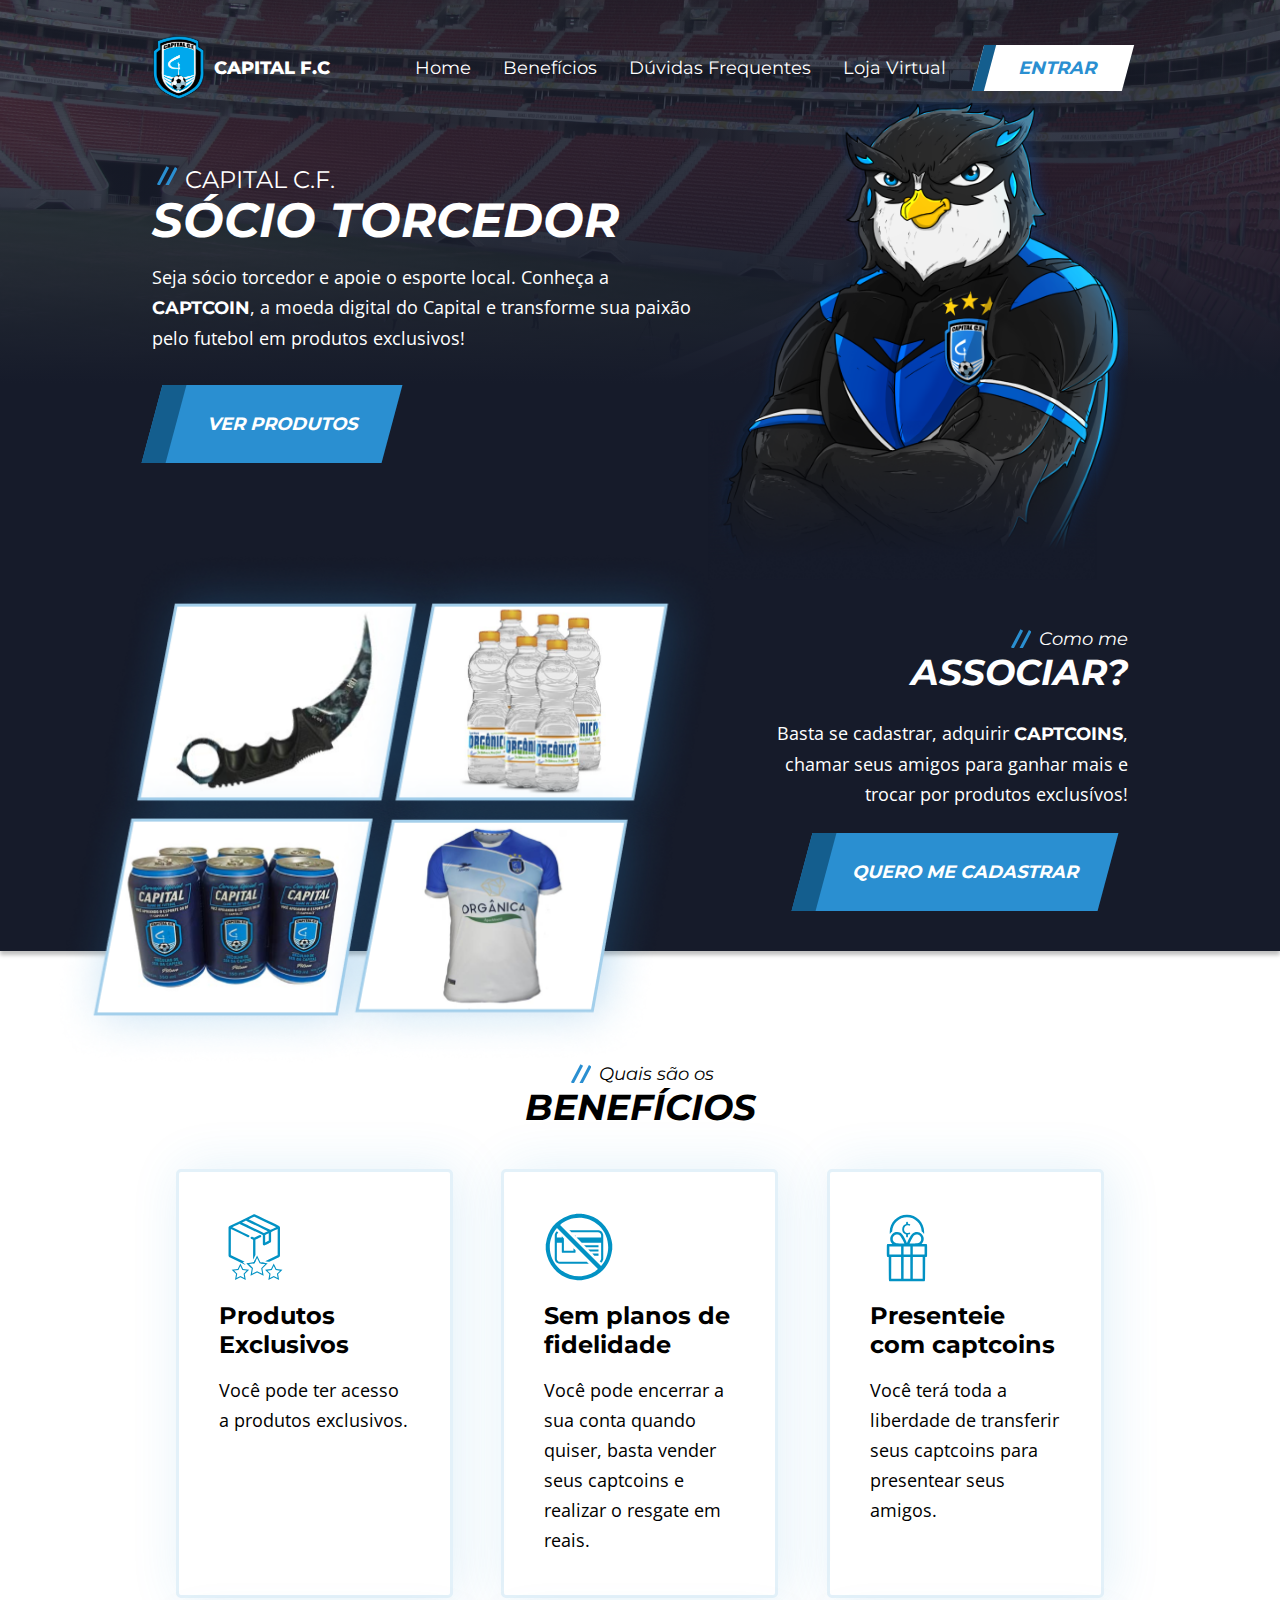
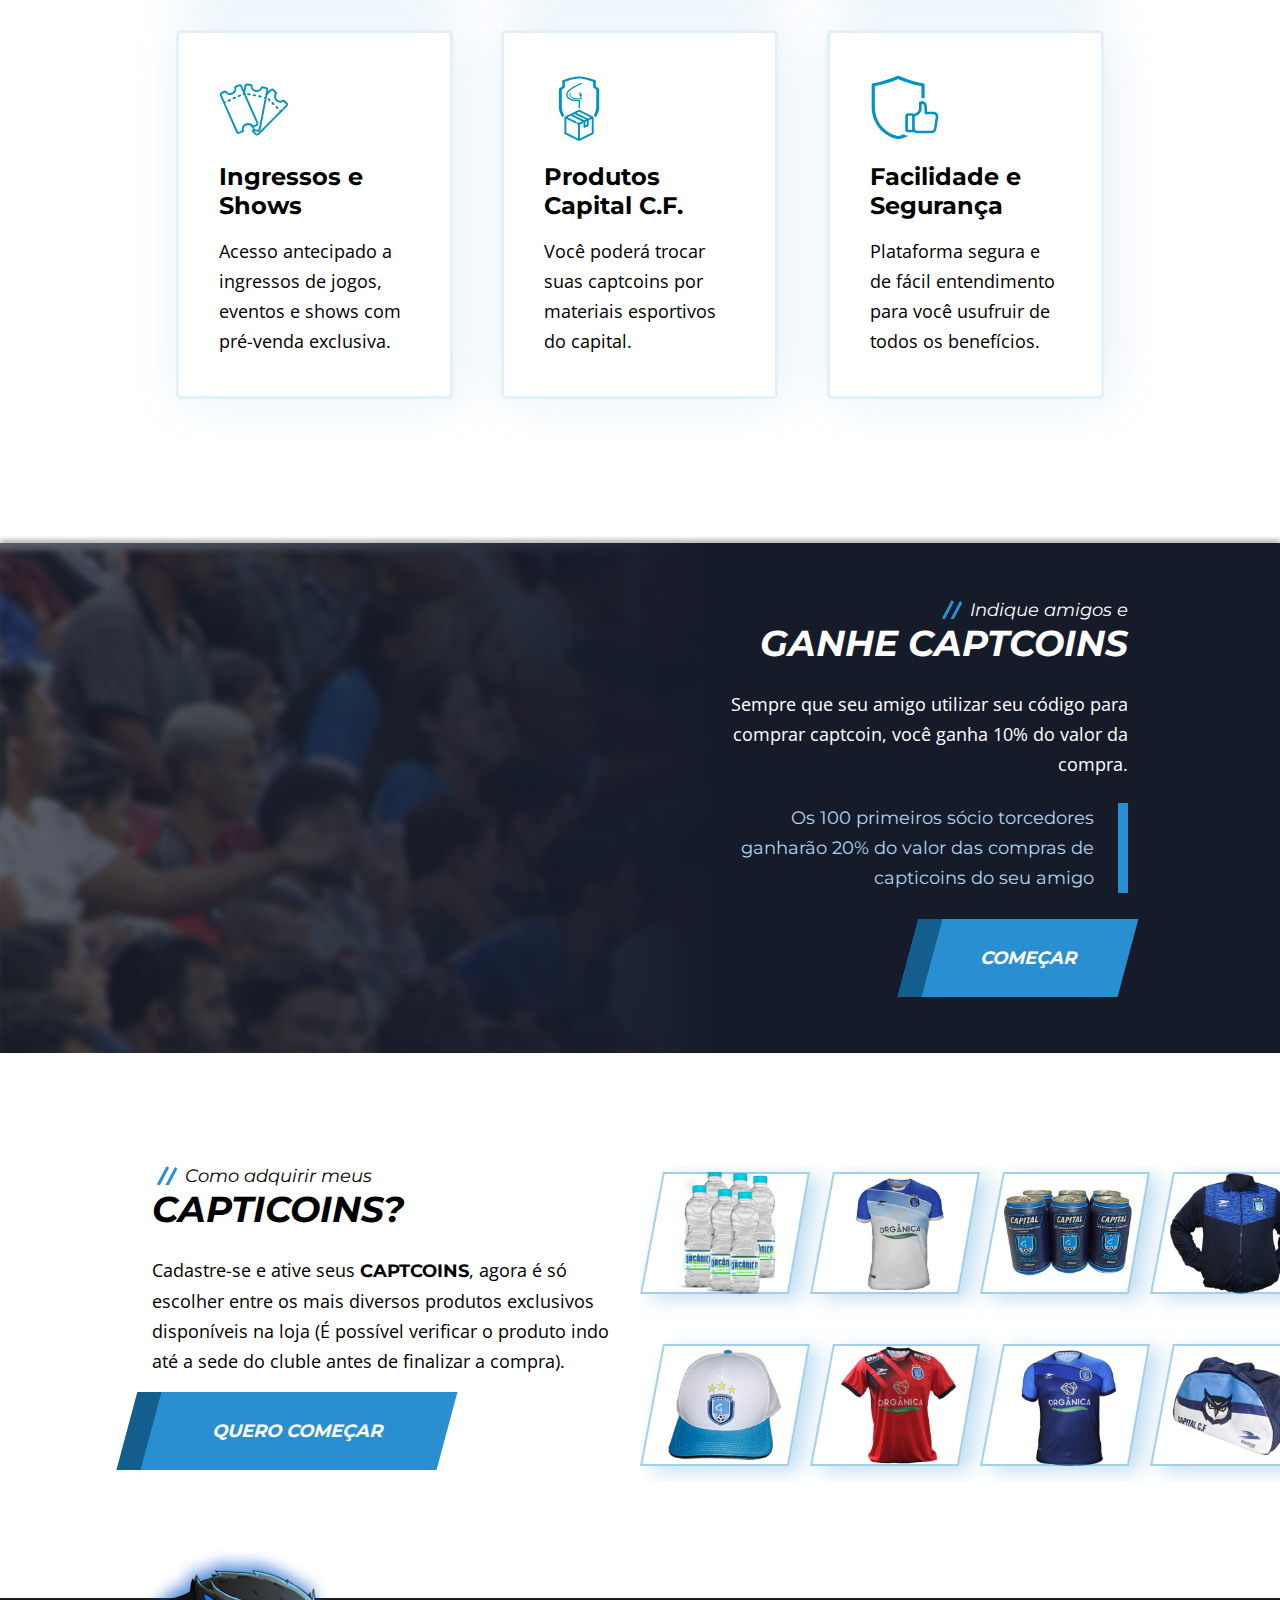
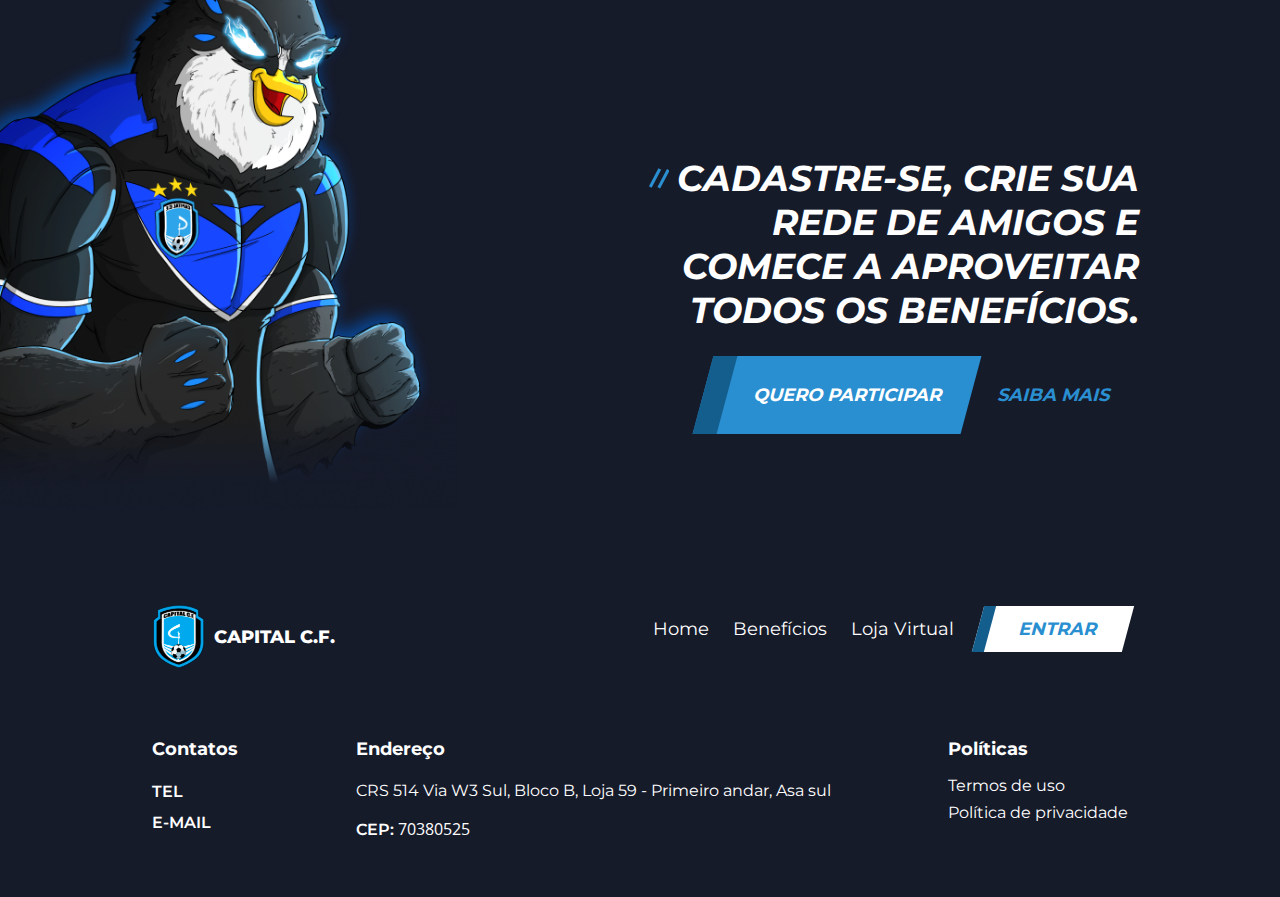
<file: index.html>
<!DOCTYPE html>
<html lang="pt-br">
<head>
    <meta charset="UTF-8">
    <meta http-equiv="X-UA-Compatible" content="IE=edge">
    <meta name="viewport" content="width=device-width, initial-scale=1.0">
    <link rel="stylesheet" href="css/main.css">
    <link rel="stylesheet" href="css/header.css">
    <link rel="stylesheet" href="css/hero.css">
    <link rel="stylesheet" href="css/galery.css">
    <link rel="stylesheet" href="css/grid.css">
    <link rel="stylesheet" href="css/banner.css">
    <link rel="stylesheet" href="css/como-adquirir.css">
    <link rel="stylesheet" href="css/chamado.css">
    <link rel="stylesheet" href="css/rodape.css">
    <link rel="shortcut icon" href="assets/logo.svg">
    <title>Captal - Sócio Torcedor</title>
</head>
<body class="landing">
    <header class="menu container">
        <h2 class="logo"><img src="assets/logo.svg" alt="">Capital F.C</h2>
        <nav>
            <ul class="lista__menu">
            <li class="item__menu"><a href="index.html">Home</a></li>
            <li class="item__menu"><a href="#beneficios">Benefícios</a></li>
            <li class="item__menu"><a href="sobre.html">Dúvidas Frequentes</a></li>
            <li class="item__menu"><a href="loja.html">Loja Virtual</a></li>
            <li class="item__menu"><a class="btn btn--branco" href="login.html">Entrar</a></li> 
            </ul>
        </nav>
        <button></button>
    
    </header>
    <section class="hero">
        <div class="hero__container container">
            <div class="hero__content">
                <h3>Capital C.F.</h3>
                <h1>Sócio Torcedor</h1>
                <p>Seja sócio torcedor e apoie o esporte local. Conheça a <strong>CAPTCOIN</strong>, a moeda digital do Capital e transforme sua paixão pelo futebol em produtos exclusivos! </p>
                <a class="btn" href="loja.html">Ver Produtos</a>
            </div>
            <img  class="ilustra" src="assets/img-hero-ilustra.png" alt="Mascote Capital Coruja">
        </div>
    </section>

    <section class="galery associar">
        <img  class="icon-down" src="assets/icon-down.svg" alt="">
        
        <div class="galery__container container">
            <div class="galery__content">
                <h2><span class="title-span">Como me</span>associar?</h2>
                <p>Basta se cadastrar, adquirir <strong>CAPTCOINS</strong>,  chamar seus amigos para ganhar mais e trocar por produtos exclusívos!</p>
            </div>
            <img  class="galery-img" src="assets/img-galery.png" alt="">
            <a class="btn" href="cadastroForm.html"> quero me cadastrar</a>
        </div>
    </section>

    <section class="grid beneficios container" id="beneficios">

        <h2><span class="title-span" >Quais são os</span> Benefícios</h2>
       
        <ul class="grid__container"> 
            <li class="grid__item">
                <img src="assets/icon-exclusivos.svg" width="70px"  alt="Icone de produtos exclusivos">
                <h3>Produtos Exclusivos </h3>
                <p>Você pode ter acesso a produtos exclusivos.</p>
            </li>
            <li class="grid__item">
                <img src="assets/icon-fidelidade.svg" width="70px" alt="">
                <h3>Sem planos de fidelidade </h3>
                <p>Você pode encerrar a sua conta quando quiser, basta vender seus captcoins e realizar o resgate em reais.</p>
            </li>
            <li class="grid__item">
                <img src="assets/icon-presenteie.svg" width="70px" alt="">
                <h3>Presenteie com captcoins</h3>
                <p>Você terá toda a liberdade de transferir seus captcoins para  presentear seus amigos.</p>
            </li>
            <li class="grid__item">
                <img src="assets/icon-ingressos.svg" width="70px" alt="">
                <h3>Ingressos e Shows</h3>
                <p>Acesso antecipado a ingressos de jogos, eventos e shows com pré-venda exclusiva.</p>
            </li>
            <li class="grid__item">
                <img src="assets/icon-produtos.svg" width="70px" alt="">
                <h3>Produtos Capital C.F.</h3>
                <p>Você poderá trocar suas captcoins por materiais esportivos do capital.</p>
            </li>
            <li class="grid__item">
                <img src="assets/icon-seguranca.svg" width="70px" alt="">
                <h3>Facilidade e Segurança</h3>
                <p>Plataforma segura e de fácil entendimento para você usufruir de todos os benefícios.</p>
            </li>
        </ul>
    </section>

    <section class="banner ganhe-captcoins">

        <div class="banner__container container">
            <div class="banner__content">
                <h2><span class="title-span">Indique amigos e</span>Ganhe captcoins</h2>
                <p>Sempre que seu amigo utilizar seu código para comprar captcoin, você ganha 10% do valor da compra.</p>
                <p class="chamada">Os 100 primeiros sócio torcedores ganharão 20% do valor das compras de capticoins do seu amigo</p>
                <a class="btn" href="loja.html">Começar</a>
            </div>
        </div>

    </section>
    
    <section class="galery como-adquirir">
        
        <div class="galery__container">
        <div class="galery__content container">
            <h2><span class="title-span">Como adquirir meus</span>Capticoins?</h2>
            <p>Cadastre-se e ative seus <strong>CAPTCOINS</strong>,   agora é só escolher entre os mais diversos produtos exclusivos disponíveis na loja (É possível verificar o produto indo até a sede do cluble antes de finalizar a compra).</p>
        </div>
            <ul class="carrosel">
                <li class="carrosel__item"></li>
                <li class="carrosel__item"></li>
                <li class="carrosel__item"></li>
                <li class="carrosel__item"></li>
                <li class="carrosel__item"></li>
                <li class="carrosel__item"></li>
                <li class="carrosel__item"></li>
                <li class="carrosel__item"></li>
            </ul>
        <a class="btn" href="cadastroForm.html">Quero Começar</a>
        </div>
    </section>

    <section class="chamado">
        <div class="chamado__container">
            <img src="assets/img-ilustra-chamado.png" alt="">
            <div class="chamado__content container">
                <h3>cadastre-se, crie sua rede DE AMIGOS e comece a aproveitar todos os benefícios.</h3>
                <div class="chamado__content--btn">
                    <a class="btn" href="cadastroForm.html">Quero participar</a>
                    <a class="btn outline" href="sobre.html">Saiba Mais</a>
                </div>
            </div>
        </div>
    </section>

    <footer>
        <div class="footer__header container">
            <span class="logo"> <img src="assets/logo.svg" alt="Brasão do Capital C.F."> Capital C.F.</span>
            <nav>
                <ul class="lista__menu__rodape">
                    <li class="item__menu"><a href="index.html">Home</a></li>
                    <li class="item__menu"><a href="#beneficios">Benefícios</a></li>
                    <li class="item__menu"><a href="loja.html">Loja Virtual</a></li>
                    <li class="item__menu"><a class="btn btn--branco" href="login.html">Entrar</a></li> 
                </ul>
            </nav>
        </div>

        <div class="footer__body container">
            <ul class="rodape__itens">
                <li>
                    <h5>Contatos</h5>
                    <p><strong>Tel</strong> </p>
                    <p><strong>E-mail</strong> </p>
                </li>
                <li>
                    <h5>Endereço</h5>
                    <p> <a href="https://g.page/prime-educ?share" target="_blank"> CRS 514 Via W3 Sul, Bloco B, Loja 59 - Primeiro andar, Asa sul </a></p>
                    <p><strong>CEP:</strong> 70380525</p>
                </li>
                <li>
                    <h5>Políticas</h5>
                    <a href="">Termos de uso</a>
                    <a href="">Política de privacidade</a>
                </li>
            </ul>
        </div>
    </footer>

    <script src="js/menu-mobile.js"></script>
</body>
</html>
</file>
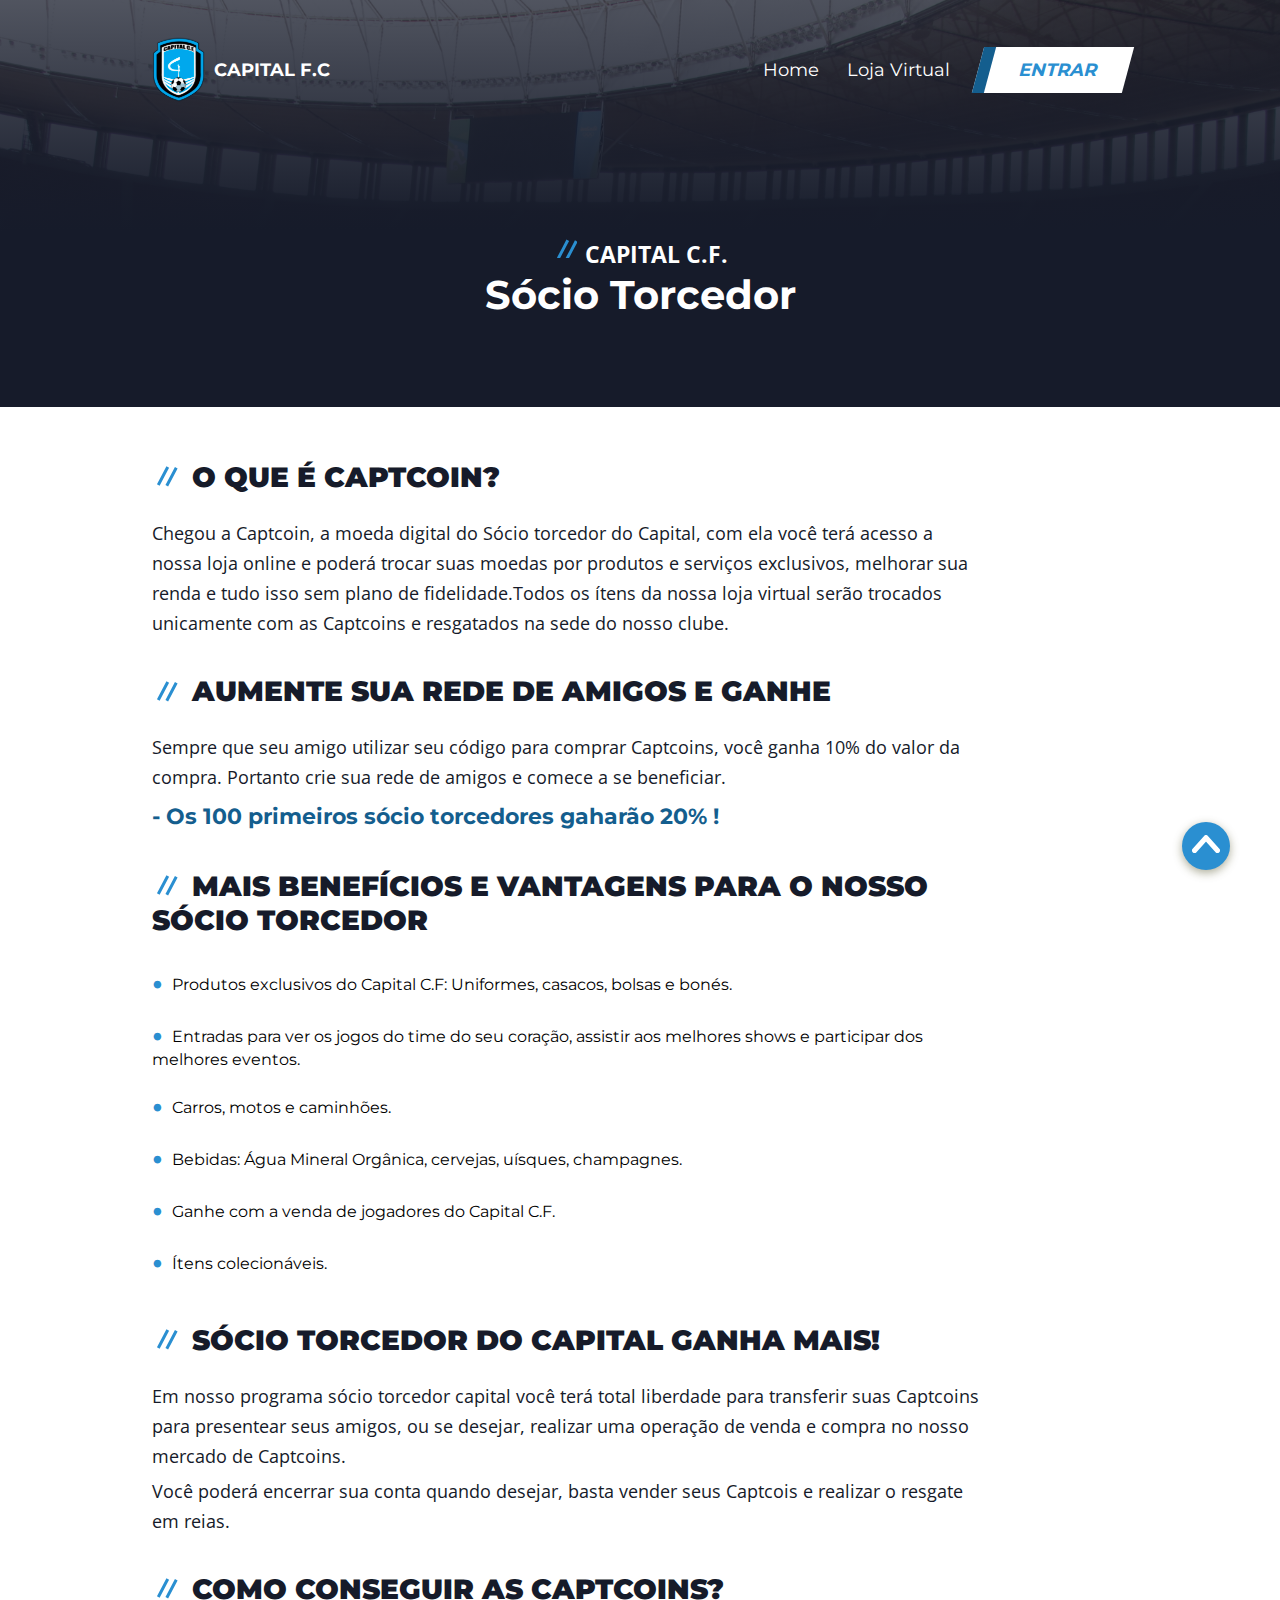
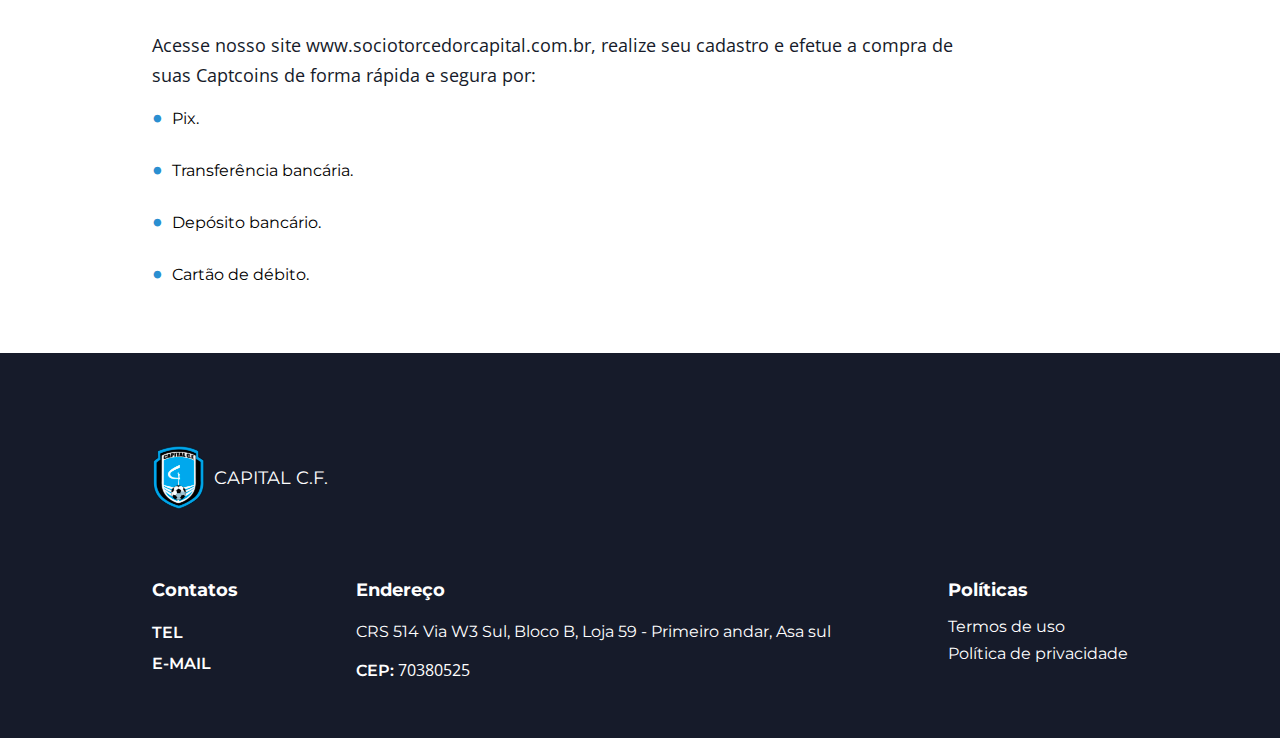
<file: sobre.html>
<!DOCTYPE html>
<html lang="pt-br">

<head>
    <meta charset="UTF-8">
    <meta name="viewport" content="width=device-width, initial-scale=1.0">
    <link rel="stylesheet" href="css/main.css">
    <link rel="stylesheet" href="css/sobre.css">
    <link rel="stylesheet" href="css/rodape.css">
    <link rel="shortcut icon" href="assets/logo.svg">
    <title> Sobre | Capital Sócio Torcedor</title>
</head>

<body class="sobre">
    <header id="topo">

        <div class="menu">
           <a href="index.html"><h2 class="logo"><img src="assets/logo.svg" alt="">Capital F.C</h2></a> 
            <nav>
                <ul class="lista__menu">
                <li class="item__menu"><a href="index.html">Home</a></li>
                <li class="item__menu"><a href="loja.html">Loja Virtual</a></li>
                <li class="item__menu"><a class="btn btn--branco" href="login.html">Entrar</a></li> 
                </ul>
            </nav>
        <button></button>
        </div>
    
        <div class="hero">
            <div class="header-titulo">
                <h3>Capital C.F.</h3>
                <h1>Sócio Torcedor</h1>
            </div>
        </div>
    </header>
   
    <main class="container">
        <article>
            <div class="article-titulo">
                <h2>O que é captcoin?</h2>
            </div>
            <div class="article-texto">
                <p>Chegou a Captcoin, a moeda digital do Sócio torcedor do Capital, com ela você terá acesso a nossa loja online e poderá trocar suas moedas por produtos e serviços exclusivos, melhorar sua renda e tudo isso sem plano de fidelidade.Todos os ítens da nossa loja virtual serão trocados unicamente com as Captcoins e resgatados na sede do nosso clube.
            </div>
        </article>

        <article>
            <div class="article-titulo">
                <h2>Aumente sua rede de amigos e ganhe</h2>
            </div>
            <div class="article-texto">
                <p>Sempre que seu amigo utilizar seu código para comprar Captcoins, você ganha 10% do valor da compra. Portanto crie sua rede de amigos e comece a se beneficiar.
                    <p class="alerta-promo"> - Os 100 primeiros sócio torcedores gaharão 20% !</p>
            </div>
        </article>

        <article>
            <div class="article-titulo">
                <h2>Mais Benefícios e Vantagens para o nosso sócio torcedor</h2>
            </div>
            <div class="article-texto">
                    <ul class="lista">
                        <li>Produtos exclusivos do Capital C.F: Uniformes, casacos, bolsas e bonés.</li>
                        <li>Entradas para ver os jogos do time do seu coração, assistir aos melhores shows e participar dos melhores eventos.</li>
                        <li>Carros, motos e caminhões.</li>
                        <li>Bebidas: Água Mineral Orgânica, cervejas, uísques, champagnes.</li>
                        <li>Ganhe com a venda de jogadores do Capital C.F.</li>
                        <li>Ítens colecionáveis.</li>
                    </ul>
                    
            </div>
        </article>

        <article>
            <div class="article-titulo">
                <h2>Sócio torcedor do capital ganha mais!</h2>
            </div>
            <div class="article-texto">
                <p> Em nosso programa sócio torcedor capital você terá total liberdade para transferir suas Captcoins para presentear seus amigos, ou se desejar, realizar uma operação de venda e compra no nosso mercado de Captcoins.</p>
                <p>Você poderá encerrar sua conta quando desejar, basta vender seus Captcois e realizar o resgate em reias.</p>
                    
            </div>
        </article>

        <article>
            <div class="article-titulo">
                <h2>Como conseguir as captcoins?</h2>
            </div>
            <div class="article-texto">
                <p> Acesse nosso site www.sociotorcedorcapital.com.br, realize seu cadastro e efetue a compra de suas Captcoins de forma rápida e segura por:</p>

                <ul class="lista">
                    <li>Pix.</li>
                    <li>Transferência bancária.</li>
                    <li>Depósito bancário.</li>
                    <li>Cartão de débito.</li>
                </ul>
             
            </div>
        </article>


        <div class="container-icon">
        <a class="icon-topo" href="#topo"><img src="assets/icon-up.svg" alt=""></a>
        </div>
    </main>
    
    <footer>
        <div class="footer__header container">
            <span class="logo"> <img src="assets/logo.svg" alt="Brasão do Capital C.F."> Capital C.F.</span>
        </div>

        <div class="footer__body container">
            <ul class="rodape__itens">
                <li>
                    <h5>Contatos</h5>
                    <p><strong>Tel</strong> </p>
                    <p><strong>E-mail</strong> </p>
                </li>
                <li>
                    <h5>Endereço</h5>
                    <p> <a href="https://g.page/prime-educ?share" target="_blank"> CRS 514 Via W3 Sul, Bloco B, Loja 59 - Primeiro andar, Asa sul </a></p>
                    <p><strong>CEP:</strong> 70380525</p>
                </li>
                <li>
                    <h5>Políticas</h5>
                    <a href="">Termos de uso</a>
                    <a href="">Política de privacidade</a>
                </li>
            </ul>
        </div>
    </footer>
    <script src="js/menu-mobile.js"></script>
</body>

</html>
</file>
<file: css/main.css>
@import url('https://fonts.googleapis.com/css2?family=Montserrat:ital,wght@0,600;0,800;1,800&family=Open+Sans&display=swap');

*{
    margin: 0;
    padding: 0;
    box-sizing: border-box;
    font-family: 'Montserrat', sans-serif;
}
:root{
    --space: .8rem;
    --primary-color: #2A8FD1;
    --secundary-color: #145E8E;
    --dark-color: #161B2A;
}

html{
    font-size: 62.5%;
    scroll-behavior: smooth;
}
p{
    font-family: 'Open Sans', sans-serif;
    font-size: 1.8rem;
    line-height: 3rem;
}
a{
    text-decoration: none;
}
ul{
    list-style-type: none;
}
.title-span{
    font-size: 1.8rem;
    font-weight: 400;
    text-transform: none;
    display: flex;
}
.title-span::before{
    content: "";
    background: url(../assets/ornamento.svg);
    width: 2.5rem;
    height: 2rem;
    margin-right: var(--space);
}
h2{
    font-size: 2.8rem;
    margin-bottom:  calc(var(--space)*3);
    text-transform: uppercase;
    font-style: italic;
}
.btn{
    display: block;
    color: white;
    background-color: var(--primary-color);
    padding: calc(var(--space) * 3.5); 
    text-align: center;
    font-size: 1.8rem;
    text-transform: uppercase;
    transform: skew(-15deg);
    border-left-color: var(--secundary-color);
    border-left-width: calc(var(--space) *3);
    border-left-style: solid;
    font-weight: 700;
    
}
.btn:hover{
    background: var(--secundary-color);
    transition: all 300ms;
    transform-origin: left;
}

.btn.outline{
    background-color: transparent;
    border: none;
    color: var(--primary-color);
}
.btn.outline:hover{
    color: white;
}
.btn.btn--branco{
    background-color: white;
    color: var(--primary-color) !important;
    padding: calc(var(--space) * 1.5);
    border-width: calc(var(--space) * 1.5);
}
.btn.btn--branco:hover{
    color: white !important;
    background-color: var(--secundary-color) !important;
}
.container{
    max-width: 1024px;
    width: 100%;
    margin: auto;
    padding: 0 2.4rem !important; 
}
.show{
    transform: scaleY(1) !important;
    display: block !important;
}

@media(min-width:800px) {
    h2{
        font-size: 3.6rem;
    }
}
</file>
<file: css/header.css>
.landing .menu{
    position: absolute;
    top: 0;
    left: 0;
    right: 0;
    z-index: 50;
}

header{
    display: flex;
    align-items: center;
    justify-content: space-between;
    height: 15vh;
}

.landing .logo{
    color: white;
}

.logo{
    display: flex;
    align-items: center;
    font-size: 1.8rem;
    font-weight: 800;
    margin: 0;
    font-style: normal;
}
.logo img{
    margin-right: .8rem;
}

.landing .menu button{
    color: white;
    background: url(../assets/menu-icon-branco.svg);
}
.menu button{
    background: url(../assets/menu-icon.svg);
    background-repeat: no-repeat;
    border: none;
    width: 3.5rem;
    height: 3.5rem;
    cursor: pointer;
}
.menu button::before{
    content: "menu";
    position: relative;
    left: -5ch;
    bottom: .25rem;
}

.lista__menu{
    position: absolute;
    z-index: 20;
    top: 15vh;
    right: 0;
    background-color: white;
    padding: 3.2rem;
    width: 50%;
    transform: scaleY(0);
    transform-origin: top;
    transition: all 300ms;
}

.landing .lista__menu a{
    color: var(--dark-color);
}

.lista__menu a{
    font-size: 1.6rem;
    color: var(--dark-color);
}

.lista__menu li{
    margin: 3.2rem 0;
}
.icon__carrinho{
    display: flex;
    align-items: center;
}

.iconify:hover{
    color: var(--primary-color) !important;
}

.landing .btn.btn--branco{
    background-color: var(--secundary-color);
    color: white !important;
}

@media(min-width:800px) {
    .menu nav{
        display: block;
    }
    .menu button{
        display: none;
    }
    .lista__menu{
        display: flex;
        align-items: center;
        transition: none;
        transform: none;
        position: static;
        padding: 0;
        width: auto;
        background-color: transparent;
    }
    .lista__menu li{
        margin-left: calc(var(--space) * 4);
    }
    .lista__menu a{
        color: var(--dark-color);
        font-size: 1.8rem;
    }
    .lista__menu a:hover{
        color: var(--primary-color) !important;
    }
    .text_carrinho{
        display: none;
    }
    .landing .lista__menu a{
        color: white;
    }
    .landing .btn.btn--branco{
        background-color: white;
        color: var(--primary-color) !important;
    }
    .landing .btn.btn--branco:hover{
        color: white !important;
    }
}
</file>
<file: css/hero.css>
.hero{
    background: url(../assets/img-hero-fundo.jpg);
    height: 62.8rem;
    position: relative;
    overflow-x: hidden;
    background-repeat: no-repeat;
    background-size: cover;
    background-position: bottom;
}
.hero__container{
    display: flex;
    flex-direction: column;
    justify-content: flex-end;
    height: 62.8rem;
}
.hero__content{
    color: white;
    z-index: 10;
    order: 2;
    margin-bottom: 4.8rem;
}
.hero__content h3{
    font-size: 1.8rem;
    margin-bottom: var(--space);
    font-weight: 400;
    text-transform: uppercase;
    display: flex;
}
.hero__content h3::before{
    content: "";
    background: url(../assets/ornamento.svg);
    width: 2.5rem;
    height: 2rem;
    margin-right: var(--space);
}
.hero__content h1{
    font-size: 3.6rem;
    font-style: italic;
    margin-bottom: calc(var(--space) * 3);
    line-height: 3.6rem;
    text-transform: uppercase;
}
.hero__content p{
    margin-bottom: calc(var(--space) * 4);
}
.ilustra{
    position: absolute;
}
.hero::after{
    content: "";
    position: absolute;
    top: 0;
    left: 0;
    right: 0;
    bottom: 0;
    background: linear-gradient(359.44deg, #161B2A 39.1%, rgba(22, 27, 42, 0.6) 55.3%);
}
@media(min-width:800px) {
    .hero__container{
        flex-direction: row;
        align-items: center; 
    }
    .hero__content{
        margin-top: 0;
        margin-bottom: 0;
        order: 1;
    } 
    .hero__content h1{
        font-size: 4.8rem;
    }
    .hero__content h3{
        font-size: 2.4rem;
    }
    .ilustra{
        position: static;
        order: 2;
        z-index: 1;
        width: 43rem;
        margin-top: 5rem;
    }
    .hero__container .btn{
        width: 24rem;
    }
    .hero::after{
        background: linear-gradient(360deg, #161B2A 38.95%, rgba(22, 27, 42, 0.7) 100%);
    }
}
</file>
<file: css/galery.css>
.galery.associar{
    background-color: #161B2A;
    padding-bottom: calc(var(--space)*3);
    box-shadow: 0px 4px 4px rgba(0, 0, 0, 0.25);
}

.galery .icon-down{
    margin-left: 50% ;
    margin-bottom: calc(var(--space)*14);
}

.associar .galery__content{
    color: white;
}

.associar .galery__content p{
    font-size: 1.8rem;
    line-height: 3rem;
    margin-bottom: calc(var(--space)* 3);
}

.galery-img{
    max-width: 100%;
}

.galery a{
    max-width: 85%;
    margin:  calc(var(--space)*2) auto;
}

@media(min-width:800px) {
    .galery .icon-down{
        display: none;
    }
    .associar .galery__container{
        display: grid;
        grid-template-columns: 1.5fr 1fr;
        align-items: center;
        position: relative;
    }
    .associar .galery__content{
        grid-column: 2/3;
        grid-row: 1/2;
        text-align: right;
    }
    .associar .galery__content .title-span{
        justify-content: flex-end;
    }
    .associar .galery__content p{
        margin-bottom: var(--space);
    }
    .associar .galery__container a{
        grid-column: 2/3;
        grid-row: 2/3;
        align-self: end;
        justify-self: end;  
        margin-right: 2rem;
    }
    .galery-img{
        position: absolute;
        width: 67.8rem;
        left: -8rem;
        bottom: -14rem
     }
}
</file>
<file: css/grid.css>
.grid{
    margin-top: calc(var(--space)*14);
    margin-bottom: calc(var(--space)*14);
}

.beneficios h2{
    margin-left: 50%;
    transform:translateX(-50%);
    margin-bottom: calc(var(--space)*5);
}

.grid__item{
    box-shadow: 6px 0px 52px rgba(42, 143, 209, 0.13);
    border-radius: 5px;
    border: 3px solid rgba(42, 143, 209, 0.13);
    padding: calc(var(--space)*5);
    width: 27.7rem;
    margin: 0 auto calc(var(--space)*4) ;
}

.grid__item h3{
    font-size: 2.4rem;
    margin: calc(var(--space)*2) 0;
}

@media(min-width:800px) {
    
    .beneficios .title-span{
       justify-content: center;
   }

   .beneficios h2{
        text-align: center;
    }
    
    .grid__container{
        display: flex;
        flex-wrap: wrap;
}

}
</file>
<file: css/banner.css>
.banner{
    background: url(../assets/img-fundo-ganhecaptcoins.jpg);
    padding-top: calc(var(--space) * 7); 
    padding-bottom: calc(var(--space) * 7); 
    box-shadow: 0px -4px 4px rgba(0, 0, 0, 0.25);
    background-repeat: no-repeat;
    background-size: cover;
    position: relative;
    
}

.banner::before{
    content: "";
    position: absolute;
    top: 0;
    left: 0;
    right: 0;
    bottom: 0;
    background: linear-gradient(359.85deg, #161B2A 44.2%, rgba(22, 27, 42, 0.7) 99.88%);
    z-index: 1;
}

.banner__content{
    position: relative;
    z-index: 2;
    color: white;
}

.banner__content p{
    margin-bottom: calc(var(--space) * 3);
}

.banner__content .chamada{
    font-family: "Montserrat";
    color: #AED6F0;
    margin-bottom: calc(var(--space) * 3.2);
    display: flex;
}

.banner__content .chamada::before{
    content: "";
    width: 2.4rem;
    height: auto;
    background-color: var(--primary-color);
    margin-right: calc(var(--space) * 3);
}

@media(min-width:800px){
    .banner__container{
        display: flex;
        justify-content: flex-end;
    }
    .banner::before{
        background: linear-gradient(-90.85deg, #161B2A 44.2%, rgba(22, 27, 42, 0.7) 99.88%);
    }
    .banner__content{
        width: 58ch;
        text-align: right;
        margin-right: 0;
        display: flex;
        flex-direction: column;  
    }
    .banner__content .chamada::before{
        order: 2;
        margin-right: 0;
        margin-left: calc(var(--space) * 3);
    }
    .banner__content a{
        width: 22rem;
        align-self: flex-end;
    }
    .banner__content .title-span{
        justify-content: flex-end;
    }

}
</file>
<file: css/como-adquirir.css>
.como-adquirir .carrosel__item{
    background-image: url(../assets/img-galery-1.png);
    background-position: center;
    background-size: cover;
    width: 170px;
    height: 122px;
    filter:drop-shadow(10px 5px 10px rgba(42, 143, 209, 0.29));
}

.como-adquirir .carrosel__item:nth-child(1){
    background-image: url(../assets/img-galery-agua.png);
}
.como-adquirir .carrosel__item:nth-child(2){
    background-image: url(../assets/img-galery-uniforme.png);
}
.como-adquirir .carrosel__item:nth-child(3){
    background-image: url(../assets/img-galery-cerveja.png);
}
.como-adquirir .carrosel__item:nth-child(4){
    background-image: url(../assets/img-galery-casaco.png);
}
.como-adquirir .carrosel__item:nth-child(5){
    background-image: url(../assets/img-galery-bonebranco.png);
}
.como-adquirir .carrosel__item:nth-child(6){
    background-image: url(../assets/img-galery-uniforme-goleiro.png);
}
.como-adquirir .carrosel__item:nth-child(7){
    background-image: url(../assets/img-galery-uniforme-azul.png);
}
.como-adquirir .carrosel__item:nth-child(8){
    background-image: url(../assets/img-galery-bolsa.png);
}


.como-adquirir .carrosel{
    display: grid;
    grid-template-columns: repeat(4, 1fr);
    overflow-x: scroll;
    row-gap: calc(var(--space) * 2.2);
    scrollbar-width: none;
    align-items: center; 
    margin-bottom: calc(var(--space) * 4);
    margin-top: calc(var(--space) * 4);
}

.galery.como-adquirir{
    box-shadow: none;
}

.galery.como-adquirir{
    margin-top: calc(var(--space) * 14);
}

@media(min-width:800px){
    .galery.como-adquirir{
        overflow: hidden;
    }
    .galery__container{
        display: grid;
        align-items: center;
        grid-template-columns: 1fr 1fr;
        grid-template-rows: auto auto;
        position: relative;
        max-width: 1024px;
        margin: auto;
       
    }
    .como-adquirir .carrosel{
        width: auto;
     }
    .carrosel__item{
        width: 100%;
        height: 100%;
    }
    .como-adquirir .galery__content{
        grid-row: 1/2;
        grid-column: 1/2;
    }
    .como-adquirir .galery__container .btn{
        grid-column: 1/2;
        width: 32rem;
        margin-left: -1px;
    }
    .como-adquirir .carrosel{
        grid-column: 2/3;
        grid-row: 1/1;
        position: absolute;
        top:-4rem;
        width: 50vw;
        scrollbar-width: initial;
        height: 32.5rem;
    }

}
</file>
<file: css/chamado.css>
.chamado{
    background-color: #161B2A;
    position: relative;
    margin-top: calc(var(--space)*14);
}
.chamado__content{
    padding-top: 26rem;
     
 }
 .chamado img{
    width: 25rem;
    position: absolute;
    left: 0;
    top: -8rem;
}
.chamado h3{
    font-size: 2.4rem;
    color: white;
    text-transform: uppercase;
    font-style: italic;
    margin-bottom: calc(var(--space) * 3);
    padding-top: 26rem;
   
}

.chamado h3::before{
    content: "";
    background: url(../assets/ornamento.svg);
    width: 2.5rem;
    height: 2.4rem;
    margin-right: var(--space);
    display: inline-block;
}

@media(min-width:800px){
    .chamado__container{
        display: flex;
        align-content: center; 
    }
    .chamado__content.container{
     padding-right: 4.8rem;
     padding-left: 0;
    }
    
    .chamado__content{
    width: 45vw;
    padding-top: -26rem;
    text-align: right;
    }
    
    .chamado h3{
    font-size: 3.6rem;
    padding-top: 0;
    }
    
    .chamado img{
        position: relative;
        width: 47rem;
    }
    
    .chamado__content--btn{
    display: flex;
    justify-content: flex-end;
    }
}
</file>
<file: css/sobre.css>
html{
    scroll-behavior: smooth;
}
body{
    font-size: 62.5%;
}

header{
    height: 40vh;
}
.hero{
    width: 100%;
    height: 40vh;
    text-align: center;
    background: url(../assets/img-hero-fundo.jpg);
    background-size: cover;
    background-position: bottom;
    background-attachment: fixed;
    position: relative;
    top: -17vh;
}

.hero::after{
    content: "";
    width: 100%;
    height: 40vh;
    display: block;
    background: linear-gradient(360deg, #161B2A 38.95%, rgba(22, 27, 42, 0.7) 100%);
    position: absolute;
    top: 0;
}

.menu{
    position: relative;
    display: flex;
    align-items: center;
    justify-content: space-between;
    z-index: 10;
    padding:  0 2.4rem;
    max-width: 1024px;
    width: 100%;
    margin: auto;
    top: 1.5rem;
}
.lista__menu{
    position: absolute;
    z-index: 99;
    top: 10vh;
    right: 0;
    background-color: white;
    padding: 3.2rem;
    width: 20rem;
    transform: scaleY(0);
    transform-origin: top;
    transition: all 300ms;
    display: none;
    box-shadow: 0px 0px 25px rgba(0, 0, 0, 0.12);
}

.lista__menu a{
    font-size: 1.6rem;
    color: var(--dark-color);
}

.lista__menu li{
    margin: 3.2rem 0;
}

.sobre .btn.btn--branco{
    background-color: var(--secundary-color);
    color: white !important;
} 
.logo{
    font-size: 1.8rem;
    color: white;
    font-style: normal;
    display: flex;
    align-items: center;
    margin-bottom: 0;
}
.logo img{
    margin-right: var(--space);
}

button{
    background: url(../assets/menu-icon-branco.svg);
    background-repeat: no-repeat;
    border: none;
    width: 3.5rem;
    height: 3.5rem;
    cursor: pointer;
    display: flex;
    align-items: center;
}

button::before{
    content: "menu";
    margin-left: -5ch;
    color: white;
}

.header-titulo{
    position: relative;
    top:75%;
    transform: translateY(-70%);
    font-size: 2rem; 
    color: white;
    z-index: 5;
}
h3{
    font-family: "Open Sans";
    display: flex;
    justify-content: center;
    text-transform: uppercase;
    
}
.header-titulo h3::before{
    content: "";
    background: url(../assets/ornamento.svg);
    width: 2.5rem;
    height: 2rem;
    margin-right: var(--space);
}

article{
    margin-top: 5em;
    display: flex;
    justify-content: space-between;
    flex-direction: column;
}
.article-texto p{
    color: var(--dark-color);
    margin-bottom: .5rem;
}
.article-titulo h2{
    font-style: normal;
    font-weight: 900;
    font-size: 2.8rem;
    color: var(--dark-color);
}

.article-titulo h2::before{
    content: "";
    background: url(../assets/ornamento.svg);
    background-repeat: no-repeat;
    width: 3rem;
    height: 2.8rem;
    margin-right: 1rem;
    display: inline-block;
    vertical-align: middle;
}

.article-titulo h2:nth-of-type(2){
    border: 1px solid rgb(97, 88, 88);
}

ul{
    list-style-type: none; 
}

li{
    font-size: 1.6rem;
    margin-bottom: 1.5rem;
   
}

.lista li::before{
    position: relative;
    top: .3rem;
    content: "\2022";
    color: var(--primary-color);
    display: inline-block;
    width: 2rem;
    font-weight: bold;
    font-size: 3rem;
}
.icon-topo{
    position: relative;
    background-color: var(--primary-color);
    padding: 2.4rem;
    clip-path: circle();
    box-shadow: 0 0 10px black
}
.icon-topo:hover{
    background-color: var(--secundary-color);
}
.icon-topo img{
    position: absolute;
    top: 47%;
    left: 50%;
    transform: translate(-50%,-50%);
    width: 2.8rem;
}
.container-icon{
    filter: drop-shadow( 0px 3px 5px rgba(50, 50, 0, 0.4));
    position: fixed;
    bottom: 7em;
    right: 3em;
}
.container-icon:hover{
    filter: none;
}
.alerta-promo{
    font-family: 'Montserrat';
    font-size: 2.2rem;
    font-weight: bold;
    color: var(--secundary-color) !important;
    margin-top: 1rem;
}

@media(min-width: 800px){
    
    .hero{
        height: 50vh;
    }
    main{
        margin-top: 10rem !important;
        margin-bottom: 5rem !important;
    }

    article{
        width: 85%;
    }
    .container-icon{
        right: 5rem;
        bottom: 5rem;
    }
    .hero::after{
        height: 50vh;
    }

    nav{
        width: 80%;
    }
    .lista__menu{
        position: static;
          background-color: transparent;
          box-shadow: none;
          display: block;
          transform: scaleY(1);
          display: flex;
          padding: 0;
          width: 100%;
          align-items: center;
          justify-content: flex-end;
    }
    
    .lista__menu a{
        color:white;
        font-size: 1.8rem;
        margin-left: 2.8rem;
    }

    .lista__menu a:hover{
        color: var(--primary-color);
    }
    button{
        display: none;
    }
    .sobre .btn.btn--branco{
        background-color: white !important;
        color: var(--primary-color) !important; 
    }
    .sobre .btn.btn--branco:hover{
        background-color: var(--secundary-color) !important;
        color: white !important;
    }
}
</file>
<file: css/rodape.css>
#rodape-bootstrap{
    padding-top: calc(var(--space) * 10);
}

.sobre footer{
    padding-top: calc(var(--space) * 10);
}

.sobre .footer__body{
    margin-top: 5rem;
}

footer{
    background-color: var(--dark-color);
    padding-bottom: 2rem !important;
}
.lista__menu__rodape{
    margin-top: calc(var(--space) * 3);
    margin-bottom: calc(var(--space) * 6);
}

.lista__menu__rodape li{
    margin-bottom: calc(var(--space) * 2);
}
.lista__menu__rodape a{
    font-size: 1.8rem;
    color: white;
}

.lista__menu__rodape a:hover{
    color: var(--primary-color);
}

/* .lista__menu__rodape .btn{
    width: 50%;
    padding: calc(var(--space));
    background-color: white;
    color: var(--secundary-color);
} */
.rodape__itens{
    color: white;
}
.rodape__itens li{
    margin-bottom: calc(var(--space) * 4);
}

.rodape__itens h5{
    font-size: 1.8rem;
    margin-bottom: calc(var(--space) * 2);
    font-weight: bold;
}
.rodape__itens p{
    font-size: 1.6rem;
}
.rodape__itens strong{
    font-weight: 600;
    text-transform: uppercase;
}
.rodape__itens a{
    color: white;
    display: block;
    font-size: 1.6rem;
    margin-bottom: var(--space);
    
}
footer .logo{
    text-transform: uppercase;
    color: white !important; 
}
.loja .footer__body{
    margin-top: calc(var(--space) * 10);
} 
.footer__body a:hover {
    color: var(--primary-color);
}

@media(min-width:800px){
    
    .footer__header{
        display: flex;
        height: 10vh;
        align-items: center;
        justify-content: space-between;
        margin-bottom: calc(var(--space) * 7);
    }
    .rodape__itens{
        display: flex;
        justify-content: space-between;
    }
    .lista__menu__rodape{
        display: flex;
        margin: 0;
        padding: 0;
        align-items: center;
        height: 10vh;
       
    }
    .item__menu{
        margin-left: calc(var(--space) * 3);
    }

    .item__menu .btn{
        width: 15rem;
        padding: 1.2rem;
    }

}
</file>
